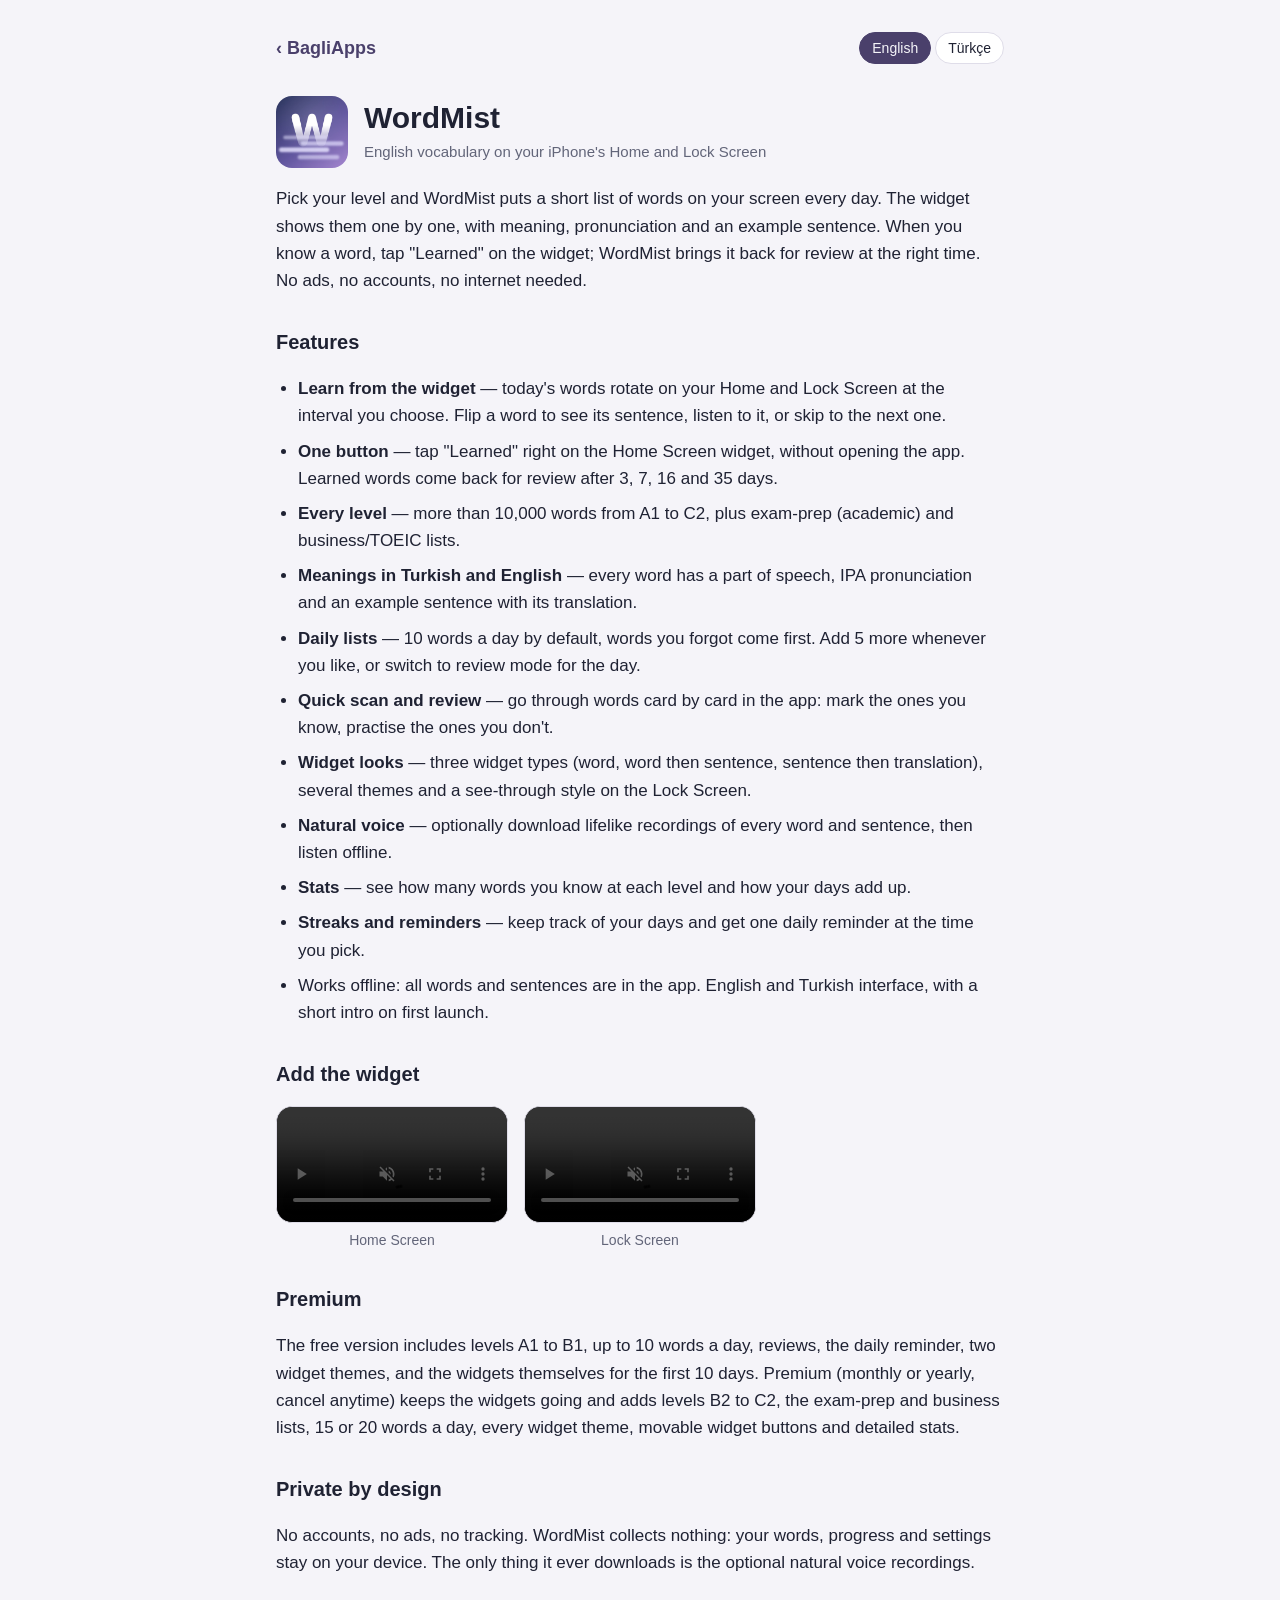
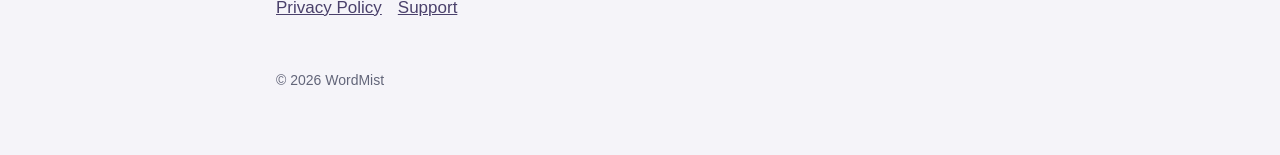
<file: index.html>
<!doctype html>
<html lang="en">
<head>
<meta charset="utf-8">
<meta name="viewport" content="width=device-width, initial-scale=1">
<title>WordMist</title>
<meta name="description" content="WordMist — learn English words from your iPhone's Home and Lock Screen widgets. No ads, no accounts, works offline.">
<link rel="icon" href="img/icon.jpg">
<link rel="stylesheet" href="style.css">
</head>
<body>
<main>
<header class="top">
  <a class="brand" href="https://bagliapps.github.io/">‹ BagliApps</a>
  <div class="lang" role="group" aria-label="Language / Dil">
    <button type="button" data-set="en" aria-pressed="true">English</button>
    <button type="button" data-set="tr" aria-pressed="false">Türkçe</button>
  </div>
</header>

<div class="hero">
  <img src="img/icon.jpg" alt="" width="72" height="72">
  <div>
    <h1>WordMist</h1>
    <p class="meta" data-l="en">English vocabulary on your iPhone's Home and Lock Screen</p>
    <p class="meta" data-l="tr" hidden>iPhone'unun Ana Ekranı'nda ve Kilit Ekranı'nda İngilizce kelimeler</p>
  </div>
</div>

<p data-l="en">Pick your level and WordMist puts a short list of words on your screen every day. The widget shows them one by one, with meaning, pronunciation and an example sentence. When you know a word, tap "Learned" on the widget; WordMist brings it back for review at the right time. No ads, no accounts, no internet needed.</p>
<p data-l="tr" hidden>Seviyeni seç, WordMist her gün kısa bir kelime listesini ekranına getirsin. Araç takımı kelimeleri anlamı, okunuşu ve örnek cümlesiyle sırayla gösterir. Bir kelimeyi öğrenince araç takımındaki "Öğrendim"e dokun; WordMist onu doğru zamanda tekrar için geri getirir. Reklam yok, hesap yok, internet gerekmez.</p>

<h2 data-l="en">Features</h2><h2 data-l="tr" hidden>Özellikler</h2>
<ul class="features" data-l="en">
  <li><b>Learn from the widget</b> — today's words rotate on your Home and Lock Screen at the interval you choose. Flip a word to see its sentence, listen to it, or skip to the next one.</li>
  <li><b>One button</b> — tap "Learned" right on the Home Screen widget, without opening the app. Learned words come back for review after 3, 7, 16 and 35 days.</li>
  <li><b>Every level</b> — more than 10,000 words from A1 to C2, plus exam-prep (academic) and business/TOEIC lists.</li>
  <li><b>Meanings in Turkish and English</b> — every word has a part of speech, IPA pronunciation and an example sentence with its translation.</li>
  <li><b>Daily lists</b> — 10 words a day by default, words you forgot come first. Add 5 more whenever you like, or switch to review mode for the day.</li>
  <li><b>Quick scan and review</b> — go through words card by card in the app: mark the ones you know, practise the ones you don't.</li>
  <li><b>Widget looks</b> — three widget types (word, word then sentence, sentence then translation), several themes and a see-through style on the Lock Screen.</li>
  <li><b>Natural voice</b> — optionally download lifelike recordings of every word and sentence, then listen offline.</li>
  <li><b>Stats</b> — see how many words you know at each level and how your days add up.</li>
  <li><b>Streaks and reminders</b> — keep track of your days and get one daily reminder at the time you pick.</li>
  <li>Works offline: all words and sentences are in the app. English and Turkish interface, with a short intro on first launch.</li>
</ul>
<ul class="features" data-l="tr" hidden>
  <li><b>Araç takımından öğren</b> — günün kelimeleri seçtiğin aralıkla Ana Ekran'da ve Kilit Ekranı'nda döner. Kelimeyi çevirip cümlesini gör, dinle ya da sıradakine geç.</li>
  <li><b>Tek düğme</b> — uygulamayı açmadan Ana Ekran araç takımındaki "Öğrendim"e dokun. Öğrendiğin kelimeler 3, 7, 16 ve 35 gün sonra tekrar için geri gelir.</li>
  <li><b>Her seviye</b> — A1'den C2'ye 10.000'den fazla kelime; sınavlara hazırlık (akademik) ve iş/TOEIC listeleri.</li>
  <li><b>Türkçe ve İngilizce anlamlar</b> — her kelimenin türü, IPA okunuşu ve çevirisiyle birlikte örnek cümlesi var.</li>
  <li><b>Günlük listeler</b> — varsayılan olarak günde 10 kelime, unuttukların önce gelir. İstediğinde 5 kelime daha ekle ya da o gün tekrar moduna geç.</li>
  <li><b>Hızlı tarama ve tekrar</b> — kelimeleri uygulamada kart kart gez: bildiklerini işaretle, bilmediklerini çalış.</li>
  <li><b>Araç takımı görünümleri</b> — üç araç takımı türü (kelime, kelime sonra cümle, cümle sonra çeviri), birkaç tema ve Kilit Ekranı'nda şeffaf görünüm.</li>
  <li><b>Doğal ses</b> — istersen her kelimenin ve cümlenin gerçekçi kayıtlarını indir, internetsiz dinle.</li>
  <li><b>İstatistik</b> — her seviyede kaç kelime bildiğini ve günlerinin nasıl toplandığını gör.</li>
  <li><b>Seriler ve hatırlatma</b> — günlerini takip et, seçtiğin saatte günde bir hatırlatma al.</li>
  <li>İnternetsiz çalışır: tüm kelimeler ve cümleler uygulamanın içinde. Türkçe ve İngilizce arayüz; ilk açılışta kısa bir tanıtım.</li>
</ul>

<h2 data-l="en">Add the widget</h2><h2 data-l="tr" hidden>Araç takımını ekle</h2>
<ul class="videos" id="videos"></ul>

<h2 data-l="en">Premium</h2><h2 data-l="tr" hidden>Premium</h2>
<p data-l="en">The free version includes levels A1 to B1, up to 10 words a day, reviews, the daily reminder, two widget themes, and the widgets themselves for the first 10 days. Premium (monthly or yearly, cancel anytime) keeps the widgets going and adds levels B2 to C2, the exam-prep and business lists, 15 or 20 words a day, every widget theme, movable widget buttons and detailed stats.</p>
<p data-l="tr" hidden>Ücretsiz sürümde A1–B1 seviyeleri, günde en çok 10 kelime, tekrarlar, günlük hatırlatma, iki araç takımı teması ve ilk 10 gün araç takımlarının kendisi vardır. Premium (aylık ya da yıllık, istediğin zaman iptal) araç takımlarını sürdürür; B2–C2 seviyelerini, sınav ve iş listelerini, günde 15 ya da 20 kelimeyi, tüm araç takımı temalarını, araç takımı düğmelerini taşımayı ve detaylı istatistiği getirir.</p>

<h2 data-l="en">Private by design</h2><h2 data-l="tr" hidden>Gizlilik öncelikli</h2>
<p data-l="en">No accounts, no ads, no tracking. WordMist collects nothing: your words, progress and settings stay on your device. The only thing it ever downloads is the optional natural voice recordings.</p>
<p data-l="tr" hidden>Hesap yok, reklam yok, takip yok. WordMist hiçbir veri toplamaz: kelimelerin, ilerlemen ve ayarların cihazında kalır. İndirdiği tek şey isteğe bağlı doğal ses kayıtlarıdır.</p>

<ul class="links">
  <li><a href="privacy.html" data-l="en">Privacy Policy</a><a href="privacy-tr.html" data-l="tr" hidden>Gizlilik Politikası</a></li>
  <li><a href="support.html" data-l="en">Support</a><a href="support-tr.html" data-l="tr" hidden>Destek</a></li>
</ul>
<footer>© 2026 WordMist</footer>
</main>
<script>
(function () {
  var videos = [
    ["home", "Home Screen", "Ana Ekran"], ["lock", "Lock Screen", "Kilit Ekranı"]
  ];
  function saved() { try { return localStorage.getItem("lang"); } catch (e) { return null; } }
  function pick() {
    var q = /[?&]lang=(en|tr)/.exec(location.search);
    return (q && q[1]) || saved() || ((navigator.language || "").slice(0, 2) === "tr" ? "tr" : "en");
  }
  function apply(l) {
    document.documentElement.lang = l;
    document.querySelectorAll("[data-l]").forEach(function (e) { e.hidden = e.getAttribute("data-l") !== l; });
    document.querySelectorAll("[data-set]").forEach(function (b) { b.setAttribute("aria-pressed", b.dataset.set === l); });
    document.getElementById("videos").innerHTML = videos.map(function (v) {
      var c = l === "tr" ? v[2] : v[1];
      return '<li><figure><video controls muted playsinline preload="metadata" src="video/widget_guide_' + v[0] + "_" + l + '.mp4#t=0.1" aria-label="WordMist — ' + c + '"></video><figcaption>' + c + "</figcaption></figure></li>";
    }).join("");
    try { localStorage.setItem("lang", l); } catch (e) {}
  }
  document.querySelectorAll("[data-set]").forEach(function (b) { b.addEventListener("click", function () { apply(b.dataset.set); }); });
  apply(pick());
})();
</script>
</body>
</html>
</file>
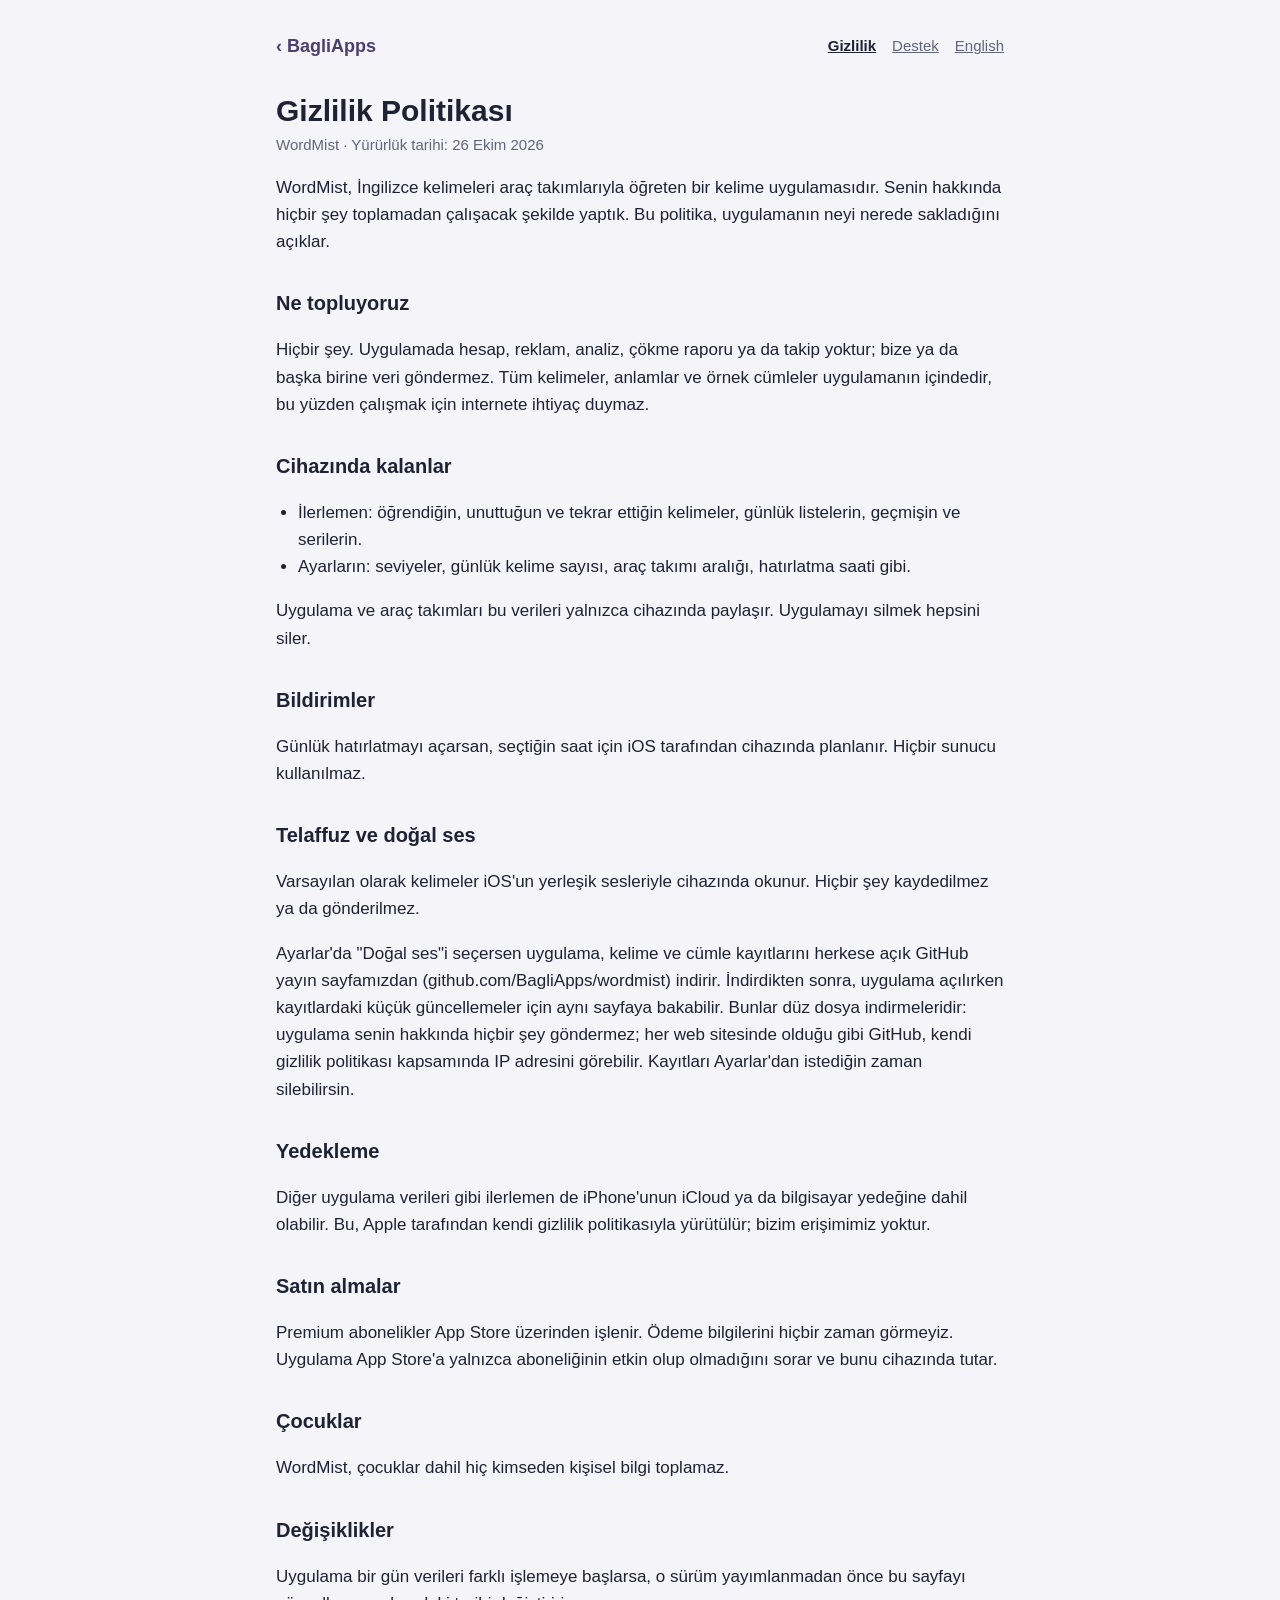
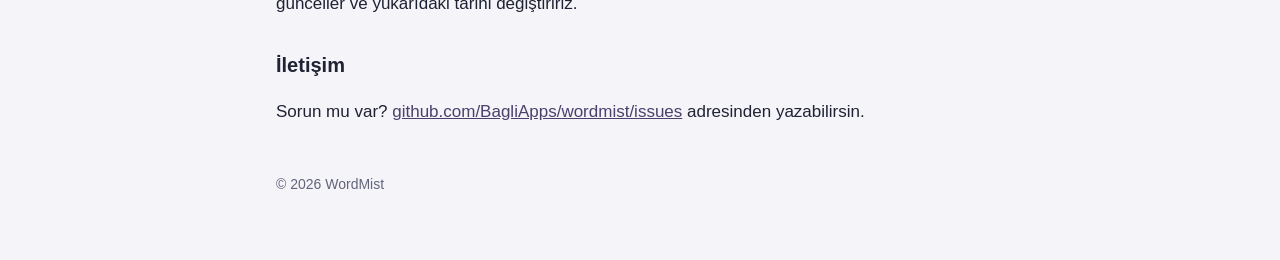
<file: privacy-tr.html>
<!doctype html>
<html lang="tr">
<head>
<meta charset="utf-8">
<meta name="viewport" content="width=device-width, initial-scale=1">
<title>WordMist Gizlilik Politikası</title>
<meta name="description" content="WordMist verilerini nasıl işler: hiçbir veri toplamaz. Hesap yok, reklam yok, takip yok.">
<link rel="icon" href="img/icon.jpg">
<link rel="stylesheet" href="style.css">
</head>
<body>
<main>
<header class="top">
  <a class="brand" href="https://bagliapps.github.io/">‹ BagliApps</a>
  <nav><a href="privacy-tr.html" aria-current="page">Gizlilik</a><a href="support-tr.html">Destek</a><a href="privacy.html" hreflang="en">English</a></nav>
</header>
<h1>Gizlilik Politikası</h1>
<p class="muted">WordMist · Yürürlük tarihi: 26 Ekim 2026</p>

<p>WordMist, İngilizce kelimeleri araç takımlarıyla öğreten bir kelime uygulamasıdır. Senin hakkında hiçbir şey toplamadan çalışacak şekilde yaptık. Bu politika, uygulamanın neyi nerede sakladığını açıklar.</p>

<h2>Ne topluyoruz</h2>
<p>Hiçbir şey. Uygulamada hesap, reklam, analiz, çökme raporu ya da takip yoktur; bize ya da başka birine veri göndermez. Tüm kelimeler, anlamlar ve örnek cümleler uygulamanın içindedir, bu yüzden çalışmak için internete ihtiyaç duymaz.</p>

<h2>Cihazında kalanlar</h2>
<ul>
<li>İlerlemen: öğrendiğin, unuttuğun ve tekrar ettiğin kelimeler, günlük listelerin, geçmişin ve serilerin.</li>
<li>Ayarların: seviyeler, günlük kelime sayısı, araç takımı aralığı, hatırlatma saati gibi.</li>
</ul>
<p>Uygulama ve araç takımları bu verileri yalnızca cihazında paylaşır. Uygulamayı silmek hepsini siler.</p>

<h2>Bildirimler</h2>
<p>Günlük hatırlatmayı açarsan, seçtiğin saat için iOS tarafından cihazında planlanır. Hiçbir sunucu kullanılmaz.</p>

<h2>Telaffuz ve doğal ses</h2>
<p>Varsayılan olarak kelimeler iOS'un yerleşik sesleriyle cihazında okunur. Hiçbir şey kaydedilmez ya da gönderilmez.</p>
<p>Ayarlar'da "Doğal ses"i seçersen uygulama, kelime ve cümle kayıtlarını herkese açık GitHub yayın sayfamızdan (github.com/BagliApps/wordmist) indirir. İndirdikten sonra, uygulama açılırken kayıtlardaki küçük güncellemeler için aynı sayfaya bakabilir. Bunlar düz dosya indirmeleridir: uygulama senin hakkında hiçbir şey göndermez; her web sitesinde olduğu gibi GitHub, kendi gizlilik politikası kapsamında IP adresini görebilir. Kayıtları Ayarlar'dan istediğin zaman silebilirsin.

<h2>Yedekleme</h2>
<p>Diğer uygulama verileri gibi ilerlemen de iPhone'unun iCloud ya da bilgisayar yedeğine dahil olabilir. Bu, Apple tarafından kendi gizlilik politikasıyla yürütülür; bizim erişimimiz yoktur.</p>

<h2>Satın almalar</h2>
<p>Premium abonelikler App Store üzerinden işlenir. Ödeme bilgilerini hiçbir zaman görmeyiz. Uygulama App Store'a yalnızca aboneliğinin etkin olup olmadığını sorar ve bunu cihazında tutar.</p>

<h2>Çocuklar</h2>
<p>WordMist, çocuklar dahil hiç kimseden kişisel bilgi toplamaz.</p>

<h2>Değişiklikler</h2>
<p>Uygulama bir gün verileri farklı işlemeye başlarsa, o sürüm yayımlanmadan önce bu sayfayı günceller ve yukarıdaki tarihi değiştiririz.</p>

<h2>İletişim</h2>
<p>Sorun mu var? <a href="https://github.com/BagliApps/wordmist/issues">github.com/BagliApps/wordmist/issues</a> adresinden yazabilirsin.</p>
<footer>© 2026 WordMist</footer>
</main>
</body>
</html>
</file>
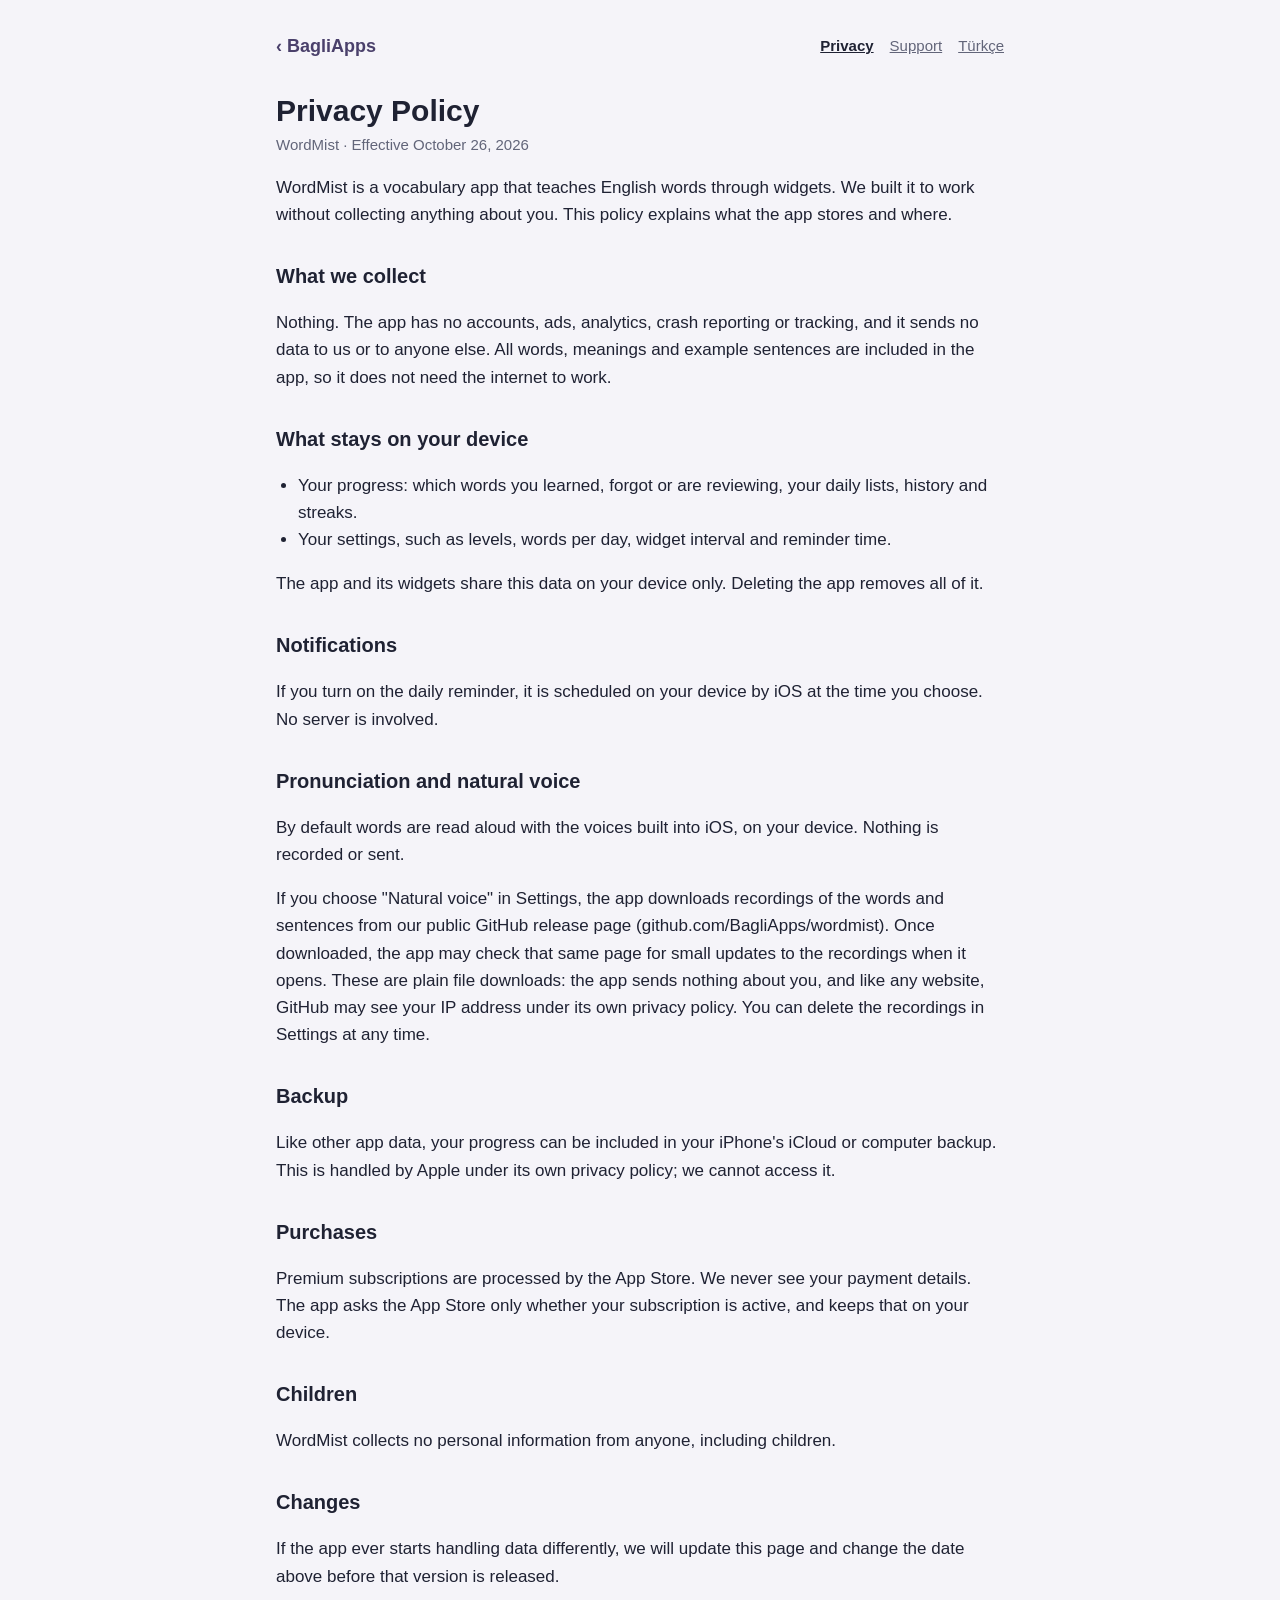
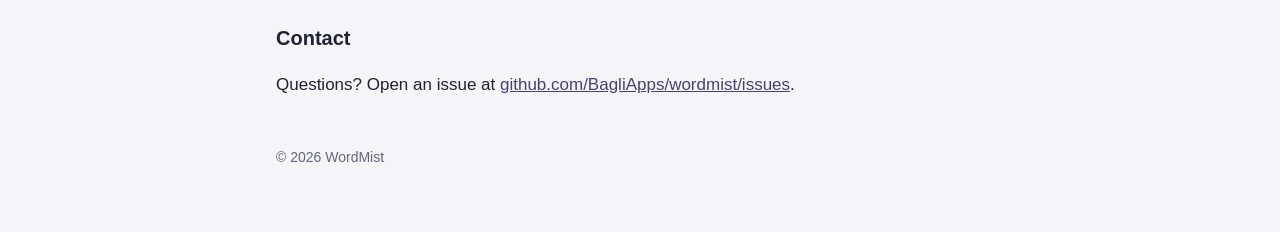
<file: privacy.html>
<!doctype html>
<html lang="en">
<head>
<meta charset="utf-8">
<meta name="viewport" content="width=device-width, initial-scale=1">
<title>WordMist Privacy Policy</title>
<meta name="description" content="How WordMist handles your data: it collects nothing. No accounts, no ads, no tracking.">
<link rel="icon" href="img/icon.jpg">
<link rel="stylesheet" href="style.css">
</head>
<body>
<main>
<header class="top">
  <a class="brand" href="https://bagliapps.github.io/">‹ BagliApps</a>
  <nav><a href="privacy.html" aria-current="page">Privacy</a><a href="support.html">Support</a><a href="privacy-tr.html" hreflang="tr">Türkçe</a></nav>
</header>
<h1>Privacy Policy</h1>
<p class="muted">WordMist · Effective October 26, 2026</p>

<p>WordMist is a vocabulary app that teaches English words through widgets. We built it to work without collecting anything about you. This policy explains what the app stores and where.</p>

<h2>What we collect</h2>
<p>Nothing. The app has no accounts, ads, analytics, crash reporting or tracking, and it sends no data to us or to anyone else. All words, meanings and example sentences are included in the app, so it does not need the internet to work.</p>

<h2>What stays on your device</h2>
<ul>
<li>Your progress: which words you learned, forgot or are reviewing, your daily lists, history and streaks.</li>
<li>Your settings, such as levels, words per day, widget interval and reminder time.</li>
</ul>
<p>The app and its widgets share this data on your device only. Deleting the app removes all of it.</p>

<h2>Notifications</h2>
<p>If you turn on the daily reminder, it is scheduled on your device by iOS at the time you choose. No server is involved.</p>

<h2>Pronunciation and natural voice</h2>
<p>By default words are read aloud with the voices built into iOS, on your device. Nothing is recorded or sent.</p>
<p>If you choose "Natural voice" in Settings, the app downloads recordings of the words and sentences from our public GitHub release page (github.com/BagliApps/wordmist). Once downloaded, the app may check that same page for small updates to the recordings when it opens. These are plain file downloads: the app sends nothing about you, and like any website, GitHub may see your IP address under its own privacy policy. You can delete the recordings in Settings at any time.

<h2>Backup</h2>
<p>Like other app data, your progress can be included in your iPhone's iCloud or computer backup. This is handled by Apple under its own privacy policy; we cannot access it.</p>

<h2>Purchases</h2>
<p>Premium subscriptions are processed by the App Store. We never see your payment details. The app asks the App Store only whether your subscription is active, and keeps that on your device.</p>

<h2>Children</h2>
<p>WordMist collects no personal information from anyone, including children.</p>

<h2>Changes</h2>
<p>If the app ever starts handling data differently, we will update this page and change the date above before that version is released.</p>

<h2>Contact</h2>
<p>Questions? Open an issue at <a href="https://github.com/BagliApps/wordmist/issues">github.com/BagliApps/wordmist/issues</a>.</p>
<footer>© 2026 WordMist</footer>
</main>
</body>
</html>
</file>
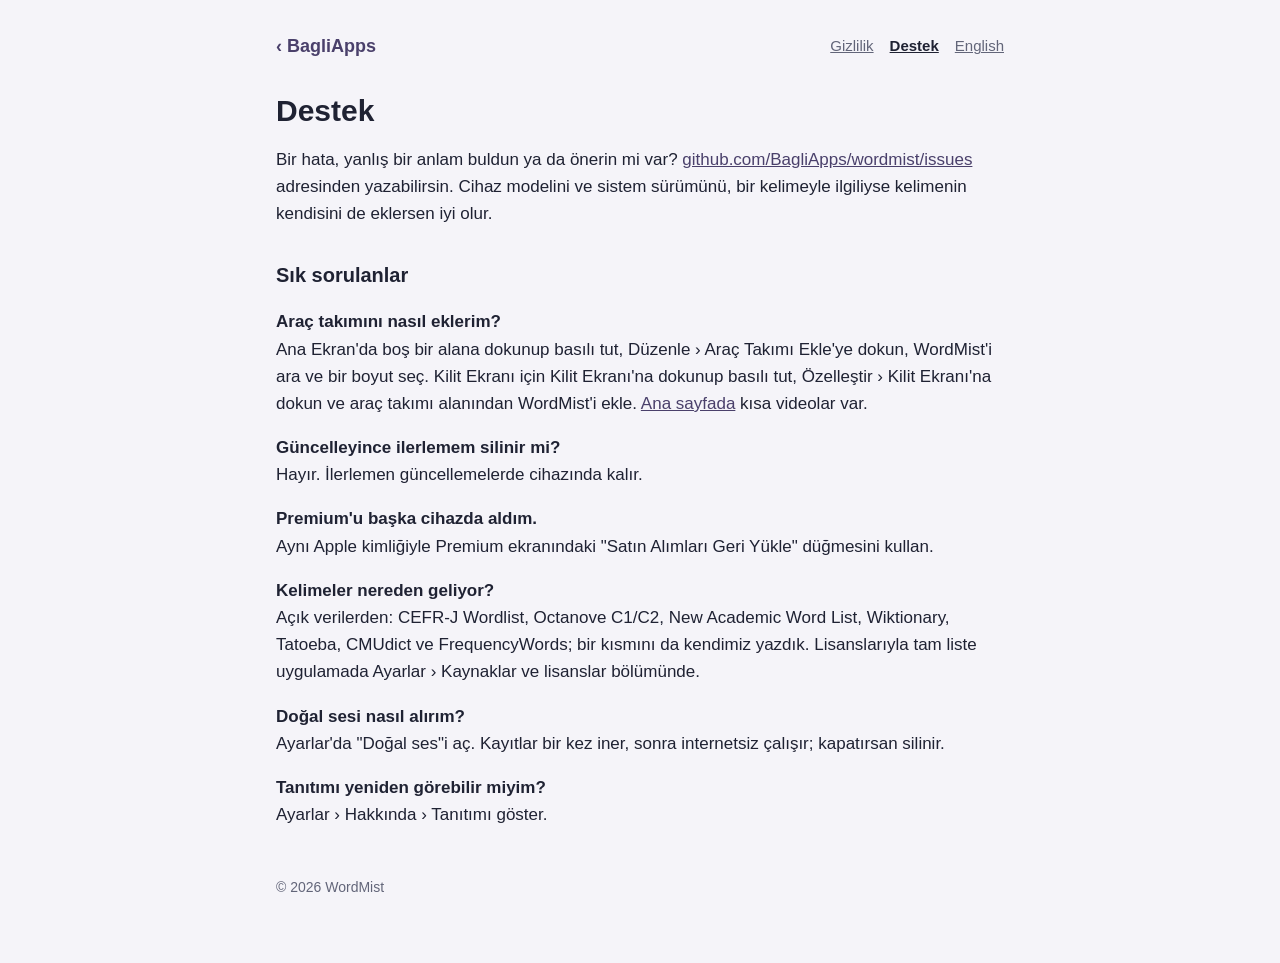
<file: support-tr.html>
<!doctype html>
<html lang="tr">
<head>
<meta charset="utf-8">
<meta name="viewport" content="width=device-width, initial-scale=1">
<title>WordMist Destek</title>
<meta name="description" content="iPhone için araç takımı kelime uygulaması WordMist için yardım ve iletişim.">
<link rel="icon" href="img/icon.jpg">
<link rel="stylesheet" href="style.css">
</head>
<body>
<main>
<header class="top">
  <a class="brand" href="https://bagliapps.github.io/">‹ BagliApps</a>
  <nav><a href="privacy-tr.html">Gizlilik</a><a href="support-tr.html" aria-current="page">Destek</a><a href="support.html" hreflang="en">English</a></nav>
</header>
<h1>Destek</h1>
<p>Bir hata, yanlış bir anlam buldun ya da önerin mi var? <a href="https://github.com/BagliApps/wordmist/issues">github.com/BagliApps/wordmist/issues</a> adresinden yazabilirsin. Cihaz modelini ve sistem sürümünü, bir kelimeyle ilgiliyse kelimenin kendisini de eklersen iyi olur.</p>

<h2>Sık sorulanlar</h2>
<p><strong>Araç takımını nasıl eklerim?</strong><br>Ana Ekran'da boş bir alana dokunup basılı tut, Düzenle › Araç Takımı Ekle'ye dokun, WordMist'i ara ve bir boyut seç. Kilit Ekranı için Kilit Ekranı'na dokunup basılı tut, Özelleştir › Kilit Ekranı'na dokun ve araç takımı alanından WordMist'i ekle. <a href="index.html?lang=tr">Ana sayfada</a> kısa videolar var.</p>
<p><strong>Güncelleyince ilerlemem silinir mi?</strong><br>Hayır. İlerlemen güncellemelerde cihazında kalır.</p>
<p><strong>Premium'u başka cihazda aldım.</strong><br>Aynı Apple kimliğiyle Premium ekranındaki "Satın Alımları Geri Yükle" düğmesini kullan.</p>
<p><strong>Kelimeler nereden geliyor?</strong><br>Açık verilerden: CEFR-J Wordlist, Octanove C1/C2, New Academic Word List, Wiktionary, Tatoeba, CMUdict ve FrequencyWords; bir kısmını da kendimiz yazdık. Lisanslarıyla tam liste uygulamada Ayarlar › Kaynaklar ve lisanslar bölümünde.</p>
<p><strong>Doğal sesi nasıl alırım?</strong><br>Ayarlar'da "Doğal ses"i aç. Kayıtlar bir kez iner, sonra internetsiz çalışır; kapatırsan silinir.</p>
<p><strong>Tanıtımı yeniden görebilir miyim?</strong><br>Ayarlar › Hakkında › Tanıtımı göster.</p>

<footer>© 2026 WordMist</footer>
</main>
</body>
</html>
</file>
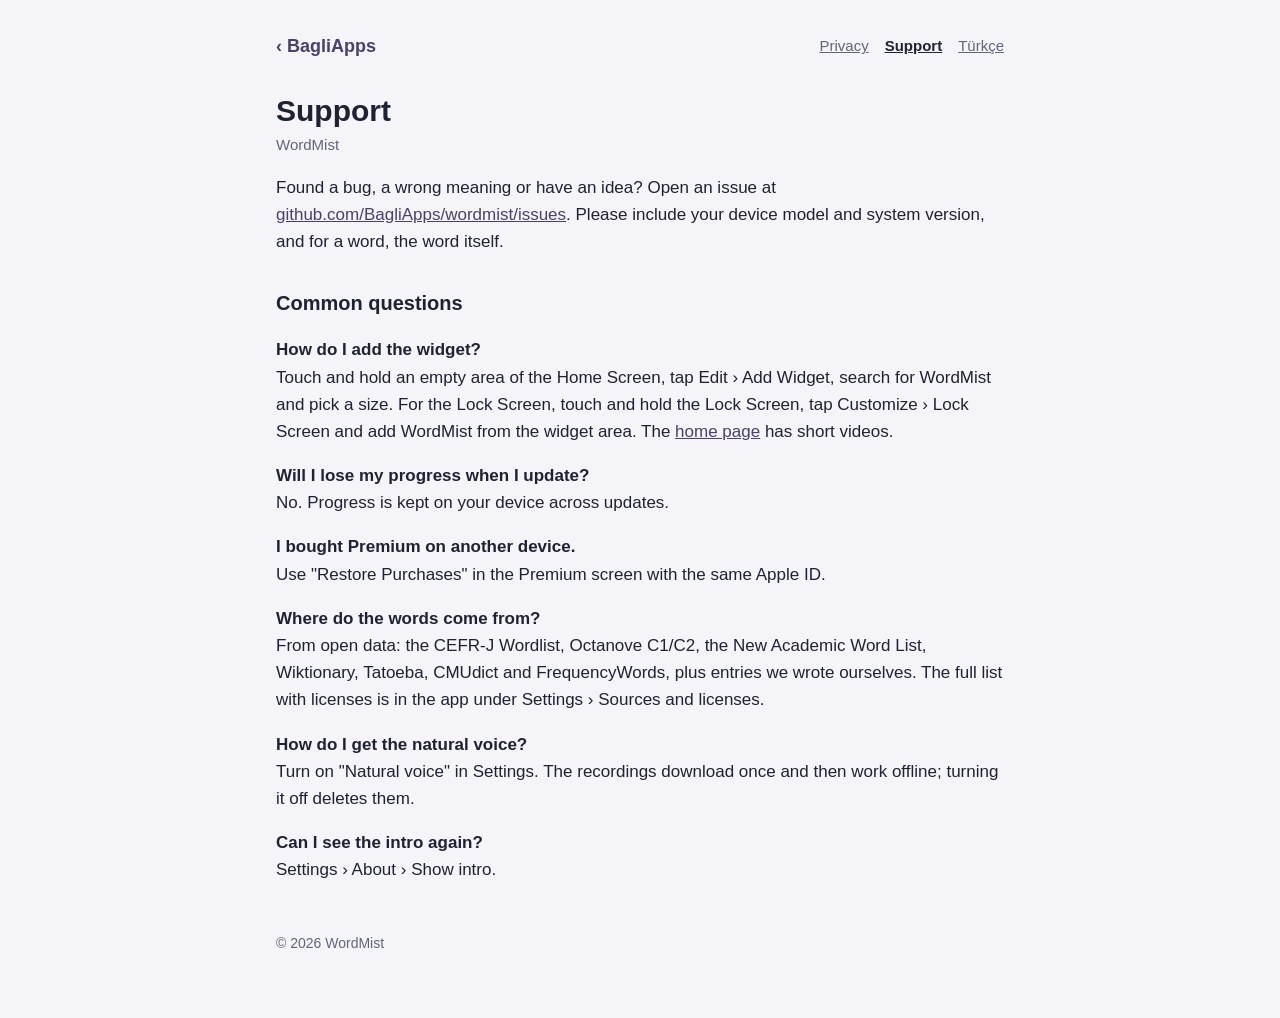
<file: support.html>
<!doctype html>
<html lang="en">
<head>
<meta charset="utf-8">
<meta name="viewport" content="width=device-width, initial-scale=1">
<title>WordMist Support</title>
<meta name="description" content="Help and contact for WordMist, a widget vocabulary app for iPhone.">
<link rel="icon" href="img/icon.jpg">
<link rel="stylesheet" href="style.css">
</head>
<body>
<main>
<header class="top">
  <a class="brand" href="https://bagliapps.github.io/">‹ BagliApps</a>
  <nav><a href="privacy.html">Privacy</a><a href="support.html" aria-current="page">Support</a><a href="support-tr.html" hreflang="tr">Türkçe</a></nav>
</header>
<h1>Support</h1>
<p class="muted">WordMist</p>

<p>Found a bug, a wrong meaning or have an idea? Open an issue at <a href="https://github.com/BagliApps/wordmist/issues">github.com/BagliApps/wordmist/issues</a>. Please include your device model and system version, and for a word, the word itself.</p>

<h2>Common questions</h2>
<p><strong>How do I add the widget?</strong><br>Touch and hold an empty area of the Home Screen, tap Edit › Add Widget, search for WordMist and pick a size. For the Lock Screen, touch and hold the Lock Screen, tap Customize › Lock Screen and add WordMist from the widget area. The <a href="index.html">home page</a> has short videos.</p>
<p><strong>Will I lose my progress when I update?</strong><br>No. Progress is kept on your device across updates.</p>
<p><strong>I bought Premium on another device.</strong><br>Use "Restore Purchases" in the Premium screen with the same Apple ID.</p>
<p><strong>Where do the words come from?</strong><br>From open data: the CEFR-J Wordlist, Octanove C1/C2, the New Academic Word List, Wiktionary, Tatoeba, CMUdict and FrequencyWords, plus entries we wrote ourselves. The full list with licenses is in the app under Settings › Sources and licenses.</p>
<p><strong>How do I get the natural voice?</strong><br>Turn on "Natural voice" in Settings. The recordings download once and then work offline; turning it off deletes them.</p>
<p><strong>Can I see the intro again?</strong><br>Settings › About › Show intro.</p>

<footer>© 2026 WordMist</footer>
</main>
</body>
</html>
</file>
<file: style.css>
:root{--bg:#f5f4f9;--surface:#ffffff;--fg:#1f2233;--muted:#626579;--line:#dfdde9;--accent:#4a406b;color-scheme:light dark}
@media (prefers-color-scheme:dark){:root{--bg:#191b28;--surface:#232637;--fg:#ecebf3;--muted:#a3a3b8;--line:#363950;--accent:#ffd17a}}
*{box-sizing:border-box}
body{margin:0;background:var(--bg);color:var(--fg);font:17px/1.6 -apple-system,BlinkMacSystemFont,"Segoe UI",Roboto,sans-serif}
main{max-width:760px;margin:0 auto;padding:32px 16px 64px}
h1{font-size:30px;line-height:1.2;margin:0 0 4px}
h2{font-size:20px;margin:32px 0 8px}
p,li{color:var(--fg)}
.muted,.meta{color:var(--muted);font-size:15px;margin:0}
a{color:var(--accent)}
ul{padding-left:22px}
footer{margin-top:48px;color:var(--muted);font-size:14px}

.top{display:flex;justify-content:space-between;align-items:center;gap:12px;flex-wrap:wrap;margin-bottom:32px}
.brand{font-weight:700;color:var(--accent);text-decoration:none;font-size:18px}
.top nav{display:flex;gap:16px;font-size:15px}
.top nav a{color:var(--muted)}
.top nav a[aria-current]{color:var(--fg);font-weight:600}
.lang{display:flex;gap:4px}
.lang button{font:inherit;font-size:14px;padding:4px 12px;border:1px solid var(--line);background:var(--surface);color:var(--fg);border-radius:999px;cursor:pointer}
.lang button[aria-pressed="true"]{background:var(--accent);border-color:var(--accent);color:var(--bg)}
.hero{display:flex;align-items:center;gap:16px;margin-bottom:16px}
.hero img{width:72px;height:72px;border-radius:16px}
.features li{margin:8px 0}
.videos{display:grid;grid-template-columns:repeat(auto-fill,minmax(200px,1fr));gap:16px;margin:16px 0;padding:0;list-style:none}
.videos figure{margin:0}
.videos video{display:block;width:100%;max-width:260px;margin:0 auto;border-radius:16px;border:1px solid var(--line);background:#000}
.videos figcaption{font-size:14px;color:var(--muted);margin-top:6px;text-align:center}
.links{display:flex;gap:16px;flex-wrap:wrap;padding:0;list-style:none}
[hidden]{display:none !important}
</file>
